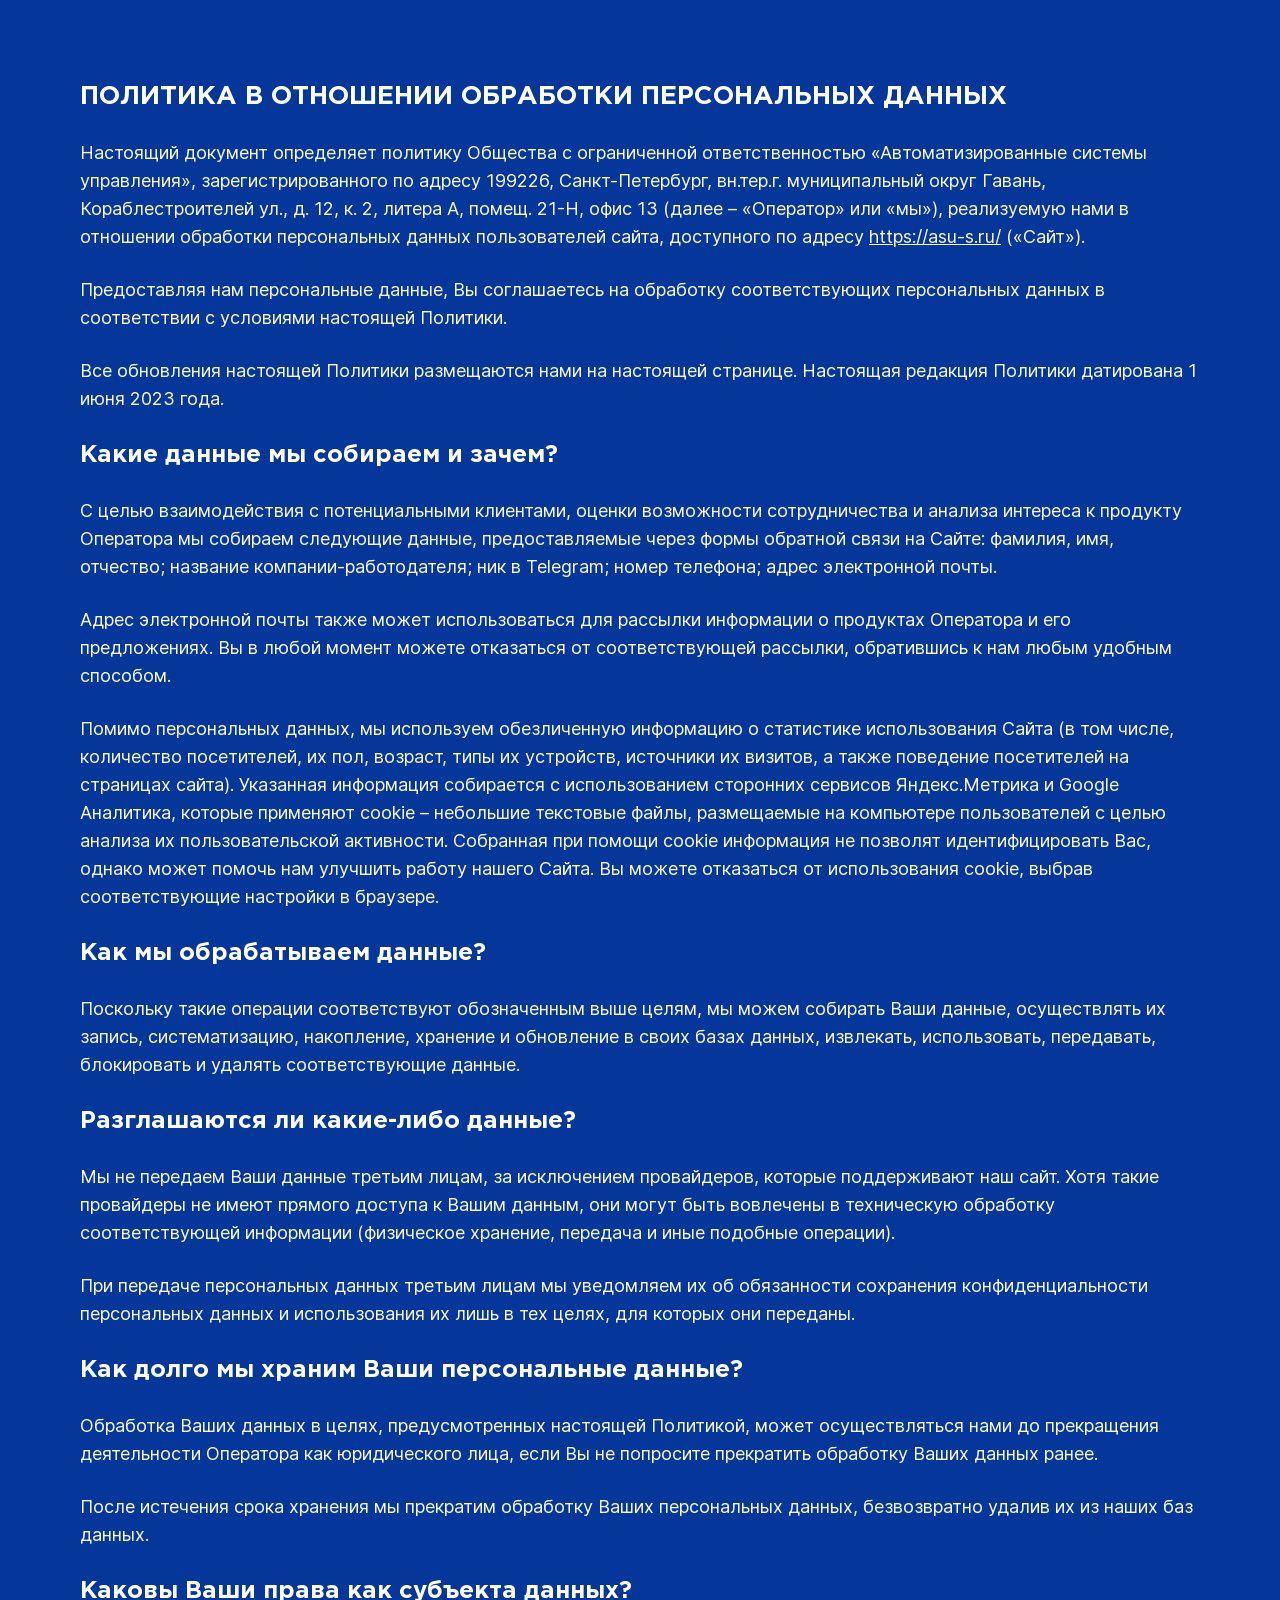
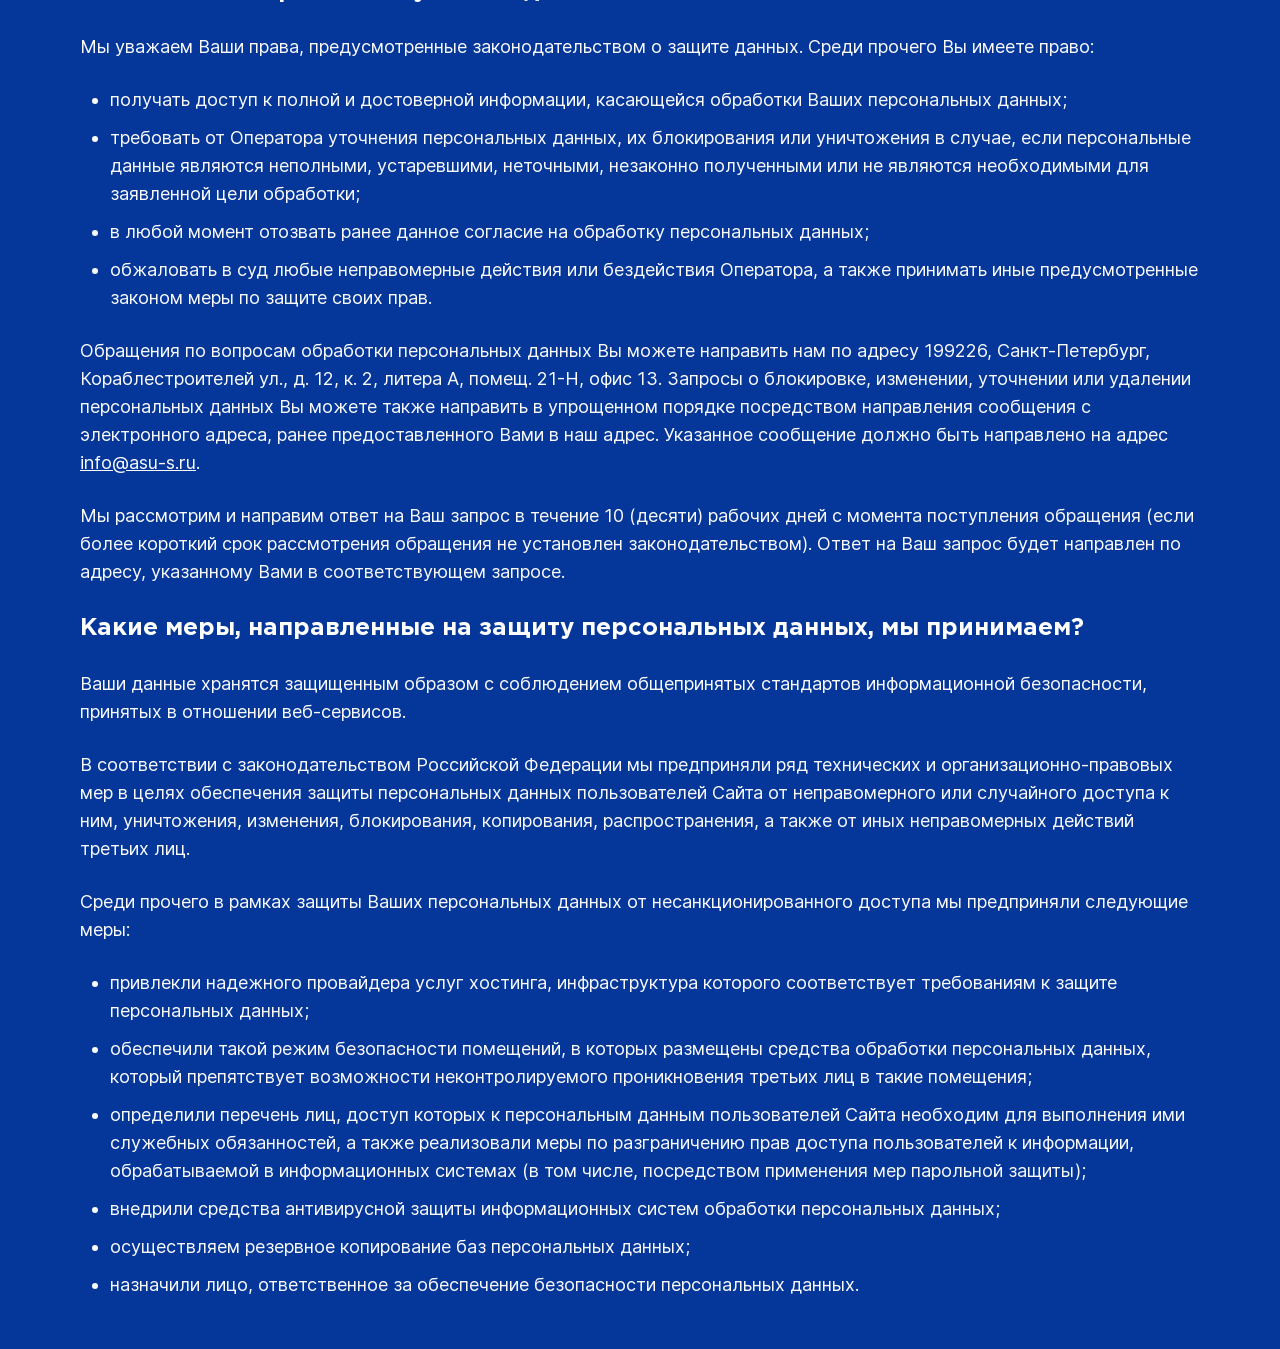
<file: politic.html>
<!DOCTYPE html>
<html lang="en">
<head>
    <meta charset="UTF-8">
    <meta name="viewport"
          content="width=device-width, user-scalable=no, initial-scale=1.0, maximum-scale=1.0, minimum-scale=1.0">
    <meta http-equiv="X-UA-Compatible" content="ie=edge">
    <title></title>
    <link rel="stylesheet" href="style.css">
</head>
<body class="unset-figure">
<section class="politic__main">
    <div class="container">
        <div class="politic__info">
            <h3>Политика в отношении обработки персональных данных</h3>
            <p>
                Настоящий документ определяет политику Общества с ограниченной ответственностью «Автоматизированные системы управления», зарегистрированного по адресу 199226, Санкт-Петербург, вн.тер.г. муниципальный округ Гавань, Кораблестроителей ул., д. 12, к. 2, литера А, помещ. 21-Н, офис 13 (далее – «Оператор» или «мы»), реализуемую нами в отношении обработки персональных данных пользователей сайта, доступного по адресу
                <a href="https://asu-s.ru/" target="_blank">https://asu-s.ru/</a>  («Сайт»).
            </p>
            <p>
                Предоставляя нам персональные данные, Вы соглашаетесь на обработку соответствующих персональных данных в соответствии с условиями настоящей Политики.
            </p>
            <p>
                Все обновления настоящей Политики размещаются нами на настоящей странице. Настоящая редакция Политики датирована 1 июня 2023 года.
            </p>
            <strong>Какие данные мы собираем и зачем? </strong>
            <p>
                С целью взаимодействия с потенциальными клиентами, оценки возможности сотрудничества и анализа интереса к продукту Оператора мы собираем следующие данные, предоставляемые через формы обратной связи на Сайте: фамилия, имя, отчество; название компании-работодателя; ник в Telegram; номер телефона; адрес электронной почты.
            </p>
            <p>
                Адрес электронной почты также может использоваться для рассылки информации о продуктах Оператора и его предложениях. Вы в любой момент можете отказаться от соответствующей рассылки, обратившись к нам любым удобным способом.
            </p>
            <p>
                Помимо персональных данных, мы используем обезличенную информацию о статистике использования Сайта (в том числе, количество посетителей, их пол, возраст, типы их устройств, источники их визитов, а также поведение посетителей на страницах сайта). Указанная информация собирается с использованием сторонних сервисов Яндекс.Метрика и Google Аналитика, которые применяют cookie – небольшие текстовые файлы, размещаемые на компьютере пользователей с целью анализа их пользовательской активности. Собранная при помощи cookie информация не позволят идентифицировать Вас, однако может помочь нам улучшить работу нашего Сайта. Вы можете отказаться от использования cookie, выбрав соответствующие настройки в браузере.
            </p>
            <strong>Как мы обрабатываем данные?</strong>
            <p>
                Поскольку такие операции соответствуют обозначенным выше целям, мы можем собирать Ваши данные, осуществлять их запись, систематизацию, накопление, хранение и обновление в своих базах данных, извлекать, использовать, передавать, блокировать и удалять соответствующие данные.
            </p>
            <strong>Разглашаются ли какие-либо данные?</strong>
            <p>
                Мы не передаем Ваши данные третьим лицам, за исключением провайдеров, которые поддерживают наш сайт. Хотя такие провайдеры не имеют прямого доступа к Вашим данным, они могут быть вовлечены в техническую обработку соответствующей информации (физическое хранение, передача и иные подобные операции).
            </p>
            <p>
                При передаче персональных данных третьим лицам мы уведомляем их об обязанности сохранения конфиденциальности персональных данных и использования их лишь в тех целях, для которых они переданы.
            </p>
            <strong>Как долго мы храним Ваши персональные данные?</strong>
            <p>
                Обработка Ваших данных в целях, предусмотренных настоящей Политикой, может осуществляться нами до прекращения деятельности Оператора как юридического лица, если Вы не попросите прекратить обработку Ваших данных ранее.
            </p>
            <p>
                После истечения срока хранения мы прекратим обработку Ваших персональных данных, безвозвратно удалив их из наших баз данных.
            </p>
            <strong>Каковы Ваши права как субъекта данных?</strong>
            <p>
                Мы уважаем Ваши права, предусмотренные законодательством о защите данных. Среди прочего Вы имеете право:
            </p>
            <ul>
                <li>
                    получать доступ к полной и достоверной информации, касающейся обработки Ваших персональных данных;
                </li>
                <li>
                    требовать от Оператора уточнения персональных данных, их блокирования или уничтожения в случае, если персональные данные являются неполными, устаревшими, неточными, незаконно полученными или не являются необходимыми для заявленной цели обработки;
                </li>
                <li>
                    в любой момент отозвать ранее данное согласие на обработку персональных данных;
                </li>
                <li>
                    обжаловать в суд любые неправомерные действия или бездействия Оператора, а также принимать иные предусмотренные законом меры по защите своих прав.
                </li>
            </ul>
            <p>
                Обращения по вопросам обработки персональных данных Вы можете направить нам по адресу 199226, Санкт-Петербург, Кораблестроителей ул., д. 12, к. 2, литера А, помещ. 21-Н, офис 13. Запросы о блокировке, изменении, уточнении или удалении персональных данных Вы можете также направить в упрощенном порядке посредством направления сообщения с электронного адреса, ранее предоставленного Вами в наш адрес. Указанное сообщение должно быть направлено на адрес
                <a href="mailto: info@asu-s.ru">info@asu-s.ru</a>.
            </p>
            <p>
                Мы рассмотрим и направим ответ на Ваш запрос в течение 10 (десяти) рабочих дней с момента поступления обращения (если более короткий срок рассмотрения обращения не установлен законодательством). Ответ на Ваш запрос будет направлен по адресу, указанному Вами в соответствующем запросе.
            </p>
            <strong>Какие меры, направленные на защиту персональных данных, мы принимаем? </strong>
            <p>
                Ваши данные хранятся защищенным образом с соблюдением общепринятых стандартов информационной безопасности, принятых в отношении веб-сервисов.
            </p>
            <p>
                В соответствии с законодательством Российской Федерации мы предприняли ряд технических и организационно-правовых мер в целях обеспечения защиты персональных данных пользователей Сайта от неправомерного или случайного доступа к ним, уничтожения, изменения, блокирования, копирования, распространения, а также от иных неправомерных действий третьих лиц.
            </p>
            <p>
                Среди прочего в рамках защиты Ваших персональных данных от несанкционированного доступа мы предприняли следующие меры:
            </p>
            <ul>
                <li>
                    привлекли надежного провайдера услуг хостинга, инфраструктура которого соответствует требованиям к защите персональных данных;
                </li>
                <li>
                    обеспечили такой режим безопасности помещений, в которых размещены средства обработки персональных данных, который препятствует возможности неконтролируемого проникновения третьих лиц в такие помещения;
                </li>
                <li>
                    определили перечень лиц, доступ которых к персональным данным пользователей Сайта необходим для выполнения ими служебных обязанностей, а также реализовали меры по разграничению прав доступа пользователей к информации, обрабатываемой в информационных системах (в том числе, посредством применения мер парольной защиты);
                </li>
                <li>
                    внедрили средства антивирусной защиты информационных систем обработки персональных данных;
                </li>
                <li>
                    осуществляем резервное копирование баз персональных данных;
                </li>
                <li>
                   назначили лицо, ответственное за обеспечение безопасности персональных данных.
                </li>
            </ul>
        </div>
    </div>
</section>
</body>
</html>
</file>
<file: style.css>
@import "assets/font/font.css";
@import "assets/css/swiper-bundle.min.css";
@import "assets/css/normalize.css";
@import "assets/css/jquery.fancybox.css";
@import "assets/css/header.css";
@import "assets/css/home.css";
@import "assets/css/modal.css";
@import "assets/css/media.css";
</file>
